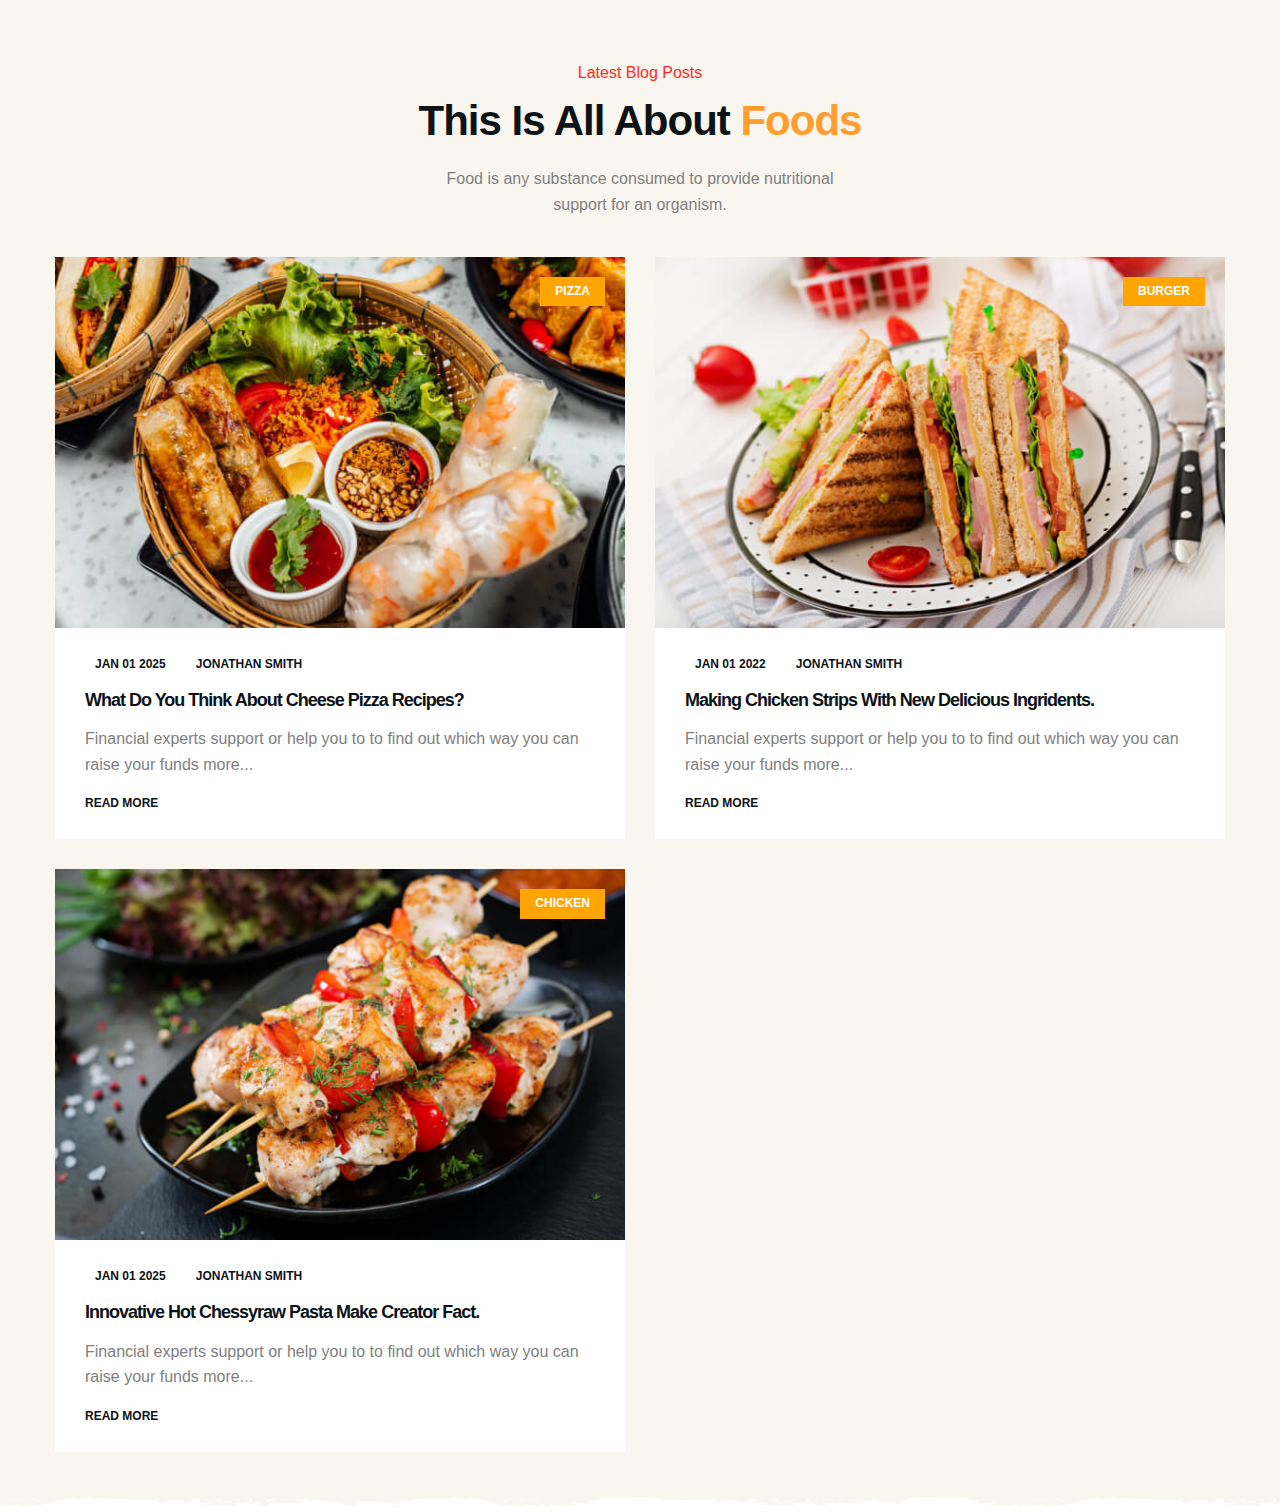
<file: blog.html>
<!DOCTYPE html>
<html lang="en">
<head>
    <meta charset="UTF-8">
    <meta name="viewport" content="width=device-width, initial-scale=1.0">
    <title>blog </title>
    <link rel="stylesheet" href="style.css">
</head>
<body>
    <section class="section section-divider white blog" id="blog">
        <div class="container">

          <p class="section-subtitle">Latest Blog Posts</p>

          <h2 class="h2 section-title">
            This Is All About <span class="span">Foods</span>
          </h2>

          <p class="section-text">
            Food is any substance consumed to provide nutritional support for an organism.
          </p>

          <ul class="blog-list">

            <li>
              <div class="blog-card">

                <div class="card-banner">
                  <img src="blog-1.jpg" width="600" height="390" loading="lazy"
                    alt="What Do You Think About Cheese Pizza Recipes?" class="w-100">

                  <div class="badge">Pizza</div>
                </div>

                <div class="card-content">

                  <div class="card-meta-wrapper">

                    <a href="#" class="card-meta-link">
                      <ion-icon name="calendar-outline"></ion-icon>

                      <time class="meta-info" datetime="2025-01-01">Jan 01 2025</time>
                    </a>

                    <a href="#" class="card-meta-link">
                      <ion-icon name="person-outline"></ion-icon>

                      <p class="meta-info">Jonathan Smith</p>
                    </a>

                  </div>

                  <h3 class="h3">
                    <a href="#" class="card-title">What Do You Think About Cheese Pizza Recipes?</a>
                  </h3>

                  <p class="card-text">
                    Financial experts support or help you to to find out which way you can raise your funds more...
                  </p>

                  <a href="#" class="btn-link">
                    <span>Read More</span>

                    <ion-icon name="arrow-forward" aria-hidden="true"></ion-icon>
                  </a>

                </div>

              </div>
            </li>

            <li>
              <div class="blog-card">

                <div class="card-banner">
                  <img src="blog-2.jpg" width="600" height="390" loading="lazy"
                    alt="Making Chicken Strips With New Delicious Ingridents." class="w-100">

                  <div class="badge">Burger</div>
                </div>

                <div class="card-content">

                  <div class="card-meta-wrapper">

                    <a href="#" class="card-meta-link">
                      <ion-icon name="calendar-outline"></ion-icon>

                      <time class="meta-info" datetime="2022-01-01">Jan 01 2022</time>
                    </a>

                    <a href="#" class="card-meta-link">
                      <ion-icon name="person-outline"></ion-icon>

                      <p class="meta-info">Jonathan Smith</p>
                    </a>

                  </div>

                  <h3 class="h3">
                    <a href="#" class="card-title">Making Chicken Strips With New Delicious Ingridents.</a>
                  </h3>

                  <p class="card-text">
                    Financial experts support or help you to to find out which way you can raise your funds more...
                  </p>

                  <a href="#" class="btn-link">
                    <span>Read More</span>

                    <ion-icon name="arrow-forward" aria-hidden="true"></ion-icon>
                  </a>

                </div>

              </div>
            </li>

            <li>
              <div class="blog-card">

                <div class="card-banner">
                  <img src="blog-3.jpg" width="600" height="390" loading="lazy"
                    alt="Innovative Hot Chessyraw Pasta Make Creator Fact." class="w-100">

                  <div class="badge">Chicken</div>
                </div>

                <div class="card-content">

                  <div class="card-meta-wrapper">

                    <a href="#" class="card-meta-link">
                      <ion-icon name="calendar-outline"></ion-icon>

                      <time class="meta-info" datetime="2022-01-01">Jan 01 2025</time>
                    </a>

                    <a href="#" class="card-meta-link">
                      <ion-icon name="person-outline"></ion-icon>

                      <p class="meta-info">Jonathan Smith</p>
                    </a>

                  </div>

                  <h3 class="h3">
                    <a href="#" class="card-title">Innovative Hot Chessyraw Pasta Make Creator Fact.</a>
                  </h3>

                  <p class="card-text">
                    Financial experts support or help you to to find out which way you can raise your funds more...
                  </p>

                  <a href="#" class="btn-link">
                    <span>Read More</span>

                    <ion-icon name="arrow-forward" aria-hidden="true"></ion-icon>
                  </a>

                </div>

              </div>
            </li>

          </ul>

        </div>
      </section>



</body>
</html>
</file>
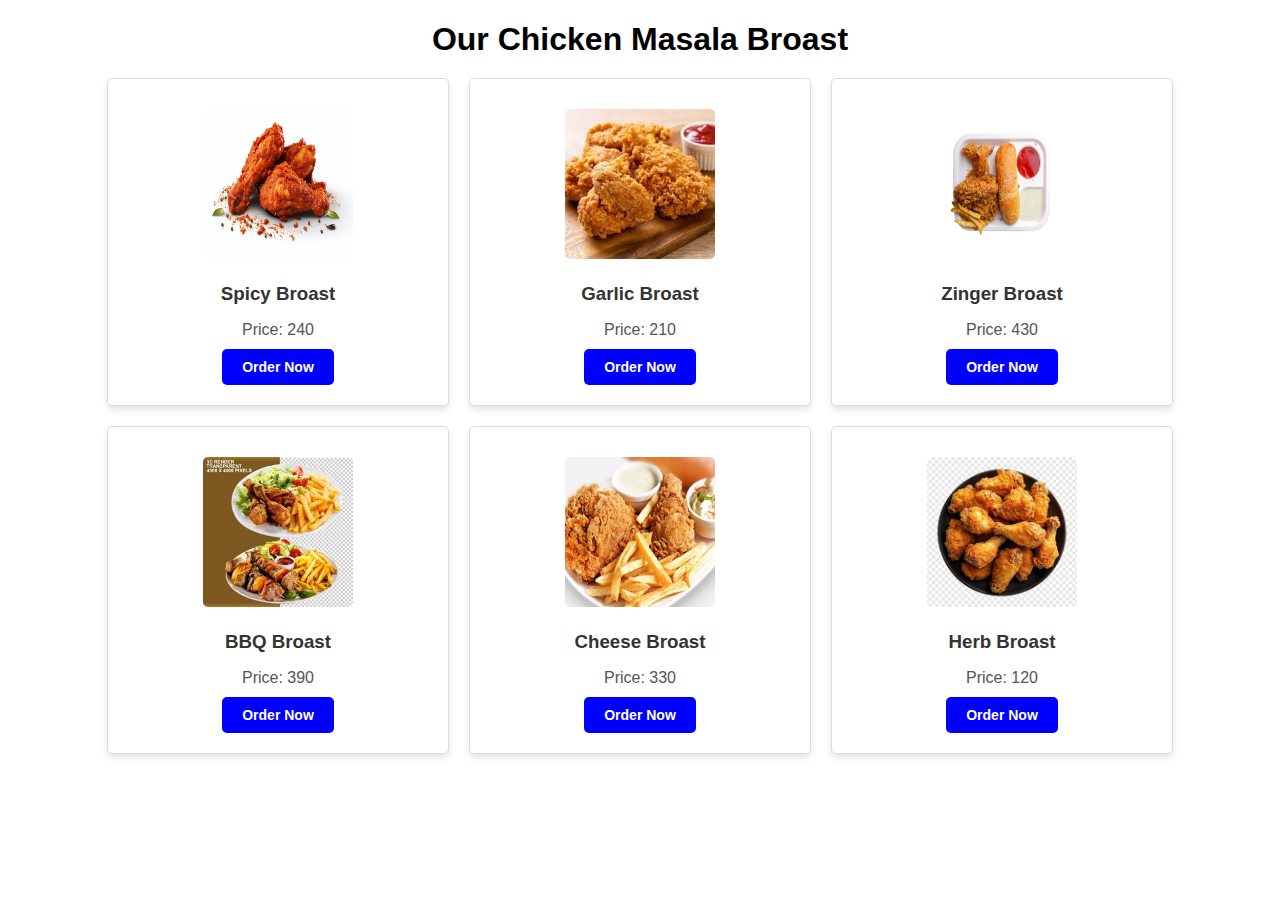
<file: chicken.html>
<!DOCTYPE html>
<html lang="en">
<head>
    <meta charset="UTF-8">
    <meta name="viewport" content="width=device-width, initial-scale=1.0">
    <title>Chicken Masala Broast</title>
    <style>
        body {
            font-family: Arial, sans-serif;
            text-align: center;
            margin: 20px;
            background-color: white;
        }

        h1 {
            margin-bottom: 20px;
        }

        .menu-container {
            display: flex;
            flex-wrap: wrap; 
            justify-content: center; 
            gap: 20px; 
        }

        .broast {
            border: 1px solid #ddd;
            border-radius: 5px;
            padding: 20px;
            background-color: #fff;
            width: 300px; /* Fixed width for broast cards */
            text-align: center;
            box-shadow: 0 4px 6px rgba(0, 0, 0, 0.1);
        }

        .broast img {
            width: 150px; /* Increased image size */
            height: 150px; /* Set fixed height for images */
            margin: 10px 0;
            border-radius: 5px;
        }
        .broast h3 {
            margin: 10px 0 5px;
            color: #333;
        }
        .broast p {
            color: #555;
            margin-bottom: 10px;
        }
        .order-button {
            display: inline-block;
            background-color: blue; 
            color: white;
            padding: 10px 20px;
            font-size: 14px;
            font-weight: bold;
            border: none;
            border-radius: 5px;
            cursor: pointer;
            text-decoration: none; 
        }
        .order-button:hover {
            background-color: red; 
        }
        /* Responsive Dsign */
        @media (max-width: 768px) {
            .broast {
                width: 45%; 
            }
        }
        @media (max-width: 480px) {
            .broast {
                width: 100%; 
            }
        }
    </style>
</head>
<body>
    <h1>Our Chicken Masala Broast</h1>
    <div class="menu-container">
        <div class="broast">
            <img src="spicy.jpeg" alt="Spicy Broast">
            <h3>Spicy Broast</h3>
            <p>Price: 240</p>
            <a href="order.html" class="order-button">Order Now</a>
        </div>
        <div class="broast">
            <img src="garlicbrost.jpeg" alt="Garlic Broast">
            <h3>Garlic Broast</h3>
            <p>Price: 210</p>
            <a href="order.html" class="order-button">Order Now</a>
        </div>
        <div class="broast">
            <img src="zinger.jpeg" alt="Zinger Broast">
            <h3>Zinger Broast</h3>
            <p>Price: 430</p>
            <a href="order.html" class="order-button">Order Now</a>
        </div>
        <div class="broast">
            <img src="bbq.jpeg" alt="BBQ Broast">
            <h3>BBQ Broast</h3>
            <p>Price: 390</p>
            <a href="order.html" class="order-button">Order Now</a>
        </div>
        <div class="broast">
            <img src="cheesebroast.jpeg" alt="Cheese Broast">
            <h3>Cheese Broast</h3>
            <p>Price: 330</p>
            <a href="order.html" class="order-button">Order Now</a>
        </div>
        <div class="broast">
            <img src="herb.jpeg" alt="Herb Broast">
            <h3>Herb Broast</h3>
            <p>Price: 120</p>
            <a href="order.html" class="order-button">Order Now</a>
        </div>
    </div>
</body>
</html>
</file>
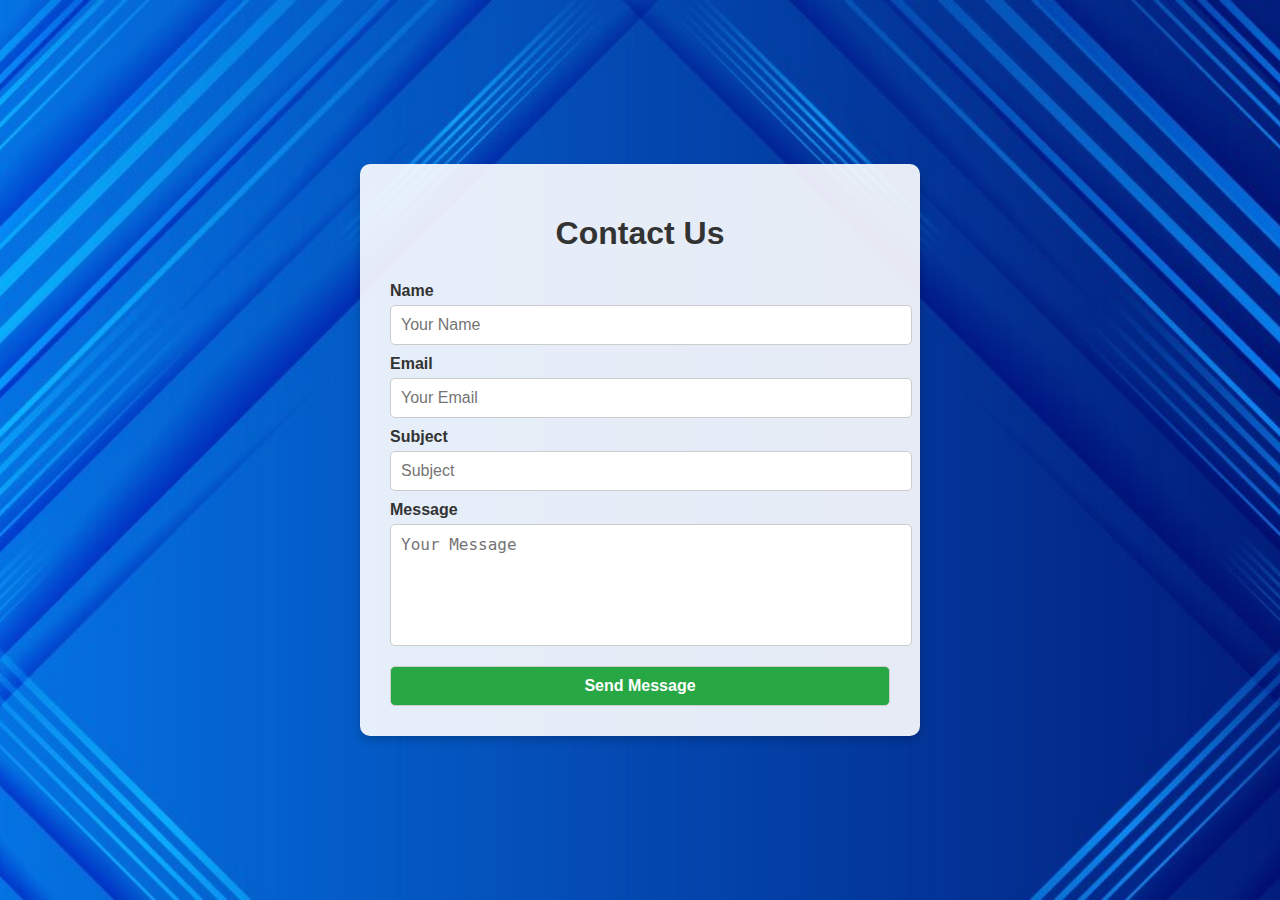
<file: contact.html>
<!DOCTYPE html>
<html lang="en">
<head>
    <meta charset="UTF-8">
    <meta name="viewport" content="width=device-width, initial-scale=1.0">
    <title>Contact Us</title>
    <style>
        body {
            font-family: Arial, sans-serif;
            margin: 0;
            padding: 0;
            display: flex;
            justify-content: center;
            align-items: center;
            height: 100vh;
            background-image: url("imgbg2.jpg");
            background-size: cover;
            background-position: center;
            color: #333;
        }

        .contact-container {
            background-color: rgba(255, 255, 255, 0.9);
            padding: 30px;
            border-radius: 10px;
            box-shadow: 0 4px 8px rgba(0, 0, 0, 0.2);
            max-width: 500px;
            width: 100%;
            text-align: center;
        }

        .contact-container h1 {
            margin-bottom: 20px;
            color: #333;
        }

        .contact-container form {
            display: flex;
            flex-direction: column;
        }

        .contact-container label {
            margin-top: 10px;
            text-align: left;
            font-weight: bold;
        }

        .contact-container input,
        .contact-container textarea,
        .contact-container button {
            width: 100%;
            padding: 10px;
            margin-top: 5px;
            border: 1px solid #ccc;
            border-radius: 5px;
            font-size: 16px;
        }

        .contact-container textarea {
            resize: none;
            height: 100px;
        }

        .contact-container button {
            background-color: #28a745;
            color: white;
            font-weight: bold;
            cursor: pointer;
            margin-top: 20px;
        }

        .contact-container button:hover {
            background-color: #218838;
        }

        .contact-container .success-message {
            display: none;
            color: #28a745;
            font-weight: bold;
            margin-top: 20px;
        }

        .contact-container .error-message {
            display: none;
            color: #dc3545;
            font-weight: bold;
            margin-top: 20px;
        }
    </style>
</head>
<body>
    <div class="contact-container">
        <h1>Contact Us</h1>
        <form id="contactForm">
            <label for="name">Name</label>
            <input type="text" id="name" name="name" placeholder="Your Name" required>
            
            <label for="email">Email</label>
            <input type="email" id="email" name="email" placeholder="Your Email" required>
            
            <label for="subject">Subject</label>
            <input type="text" id="subject" name="subject" placeholder="Subject" required>
            
            <label for="message">Message</label>
            <textarea id="message" name="message" placeholder="Your Message" required></textarea>
            
            <button type="submit">Send Message</button>
        </form>
        <p class="success-message">Thank you for contacting us! We'll get back to you soon.</p>
        <p class="error-message">Oops! Something went wrong. Please try again.</p>
    </div>

    <script>
        document.getElementById('contactForm').addEventListener('submit', function(event) {
            event.preventDefault();

            const successMessage = document.querySelector('.success-message');
            const errorMessage = document.querySelector('.error-message');

            // Simulate a form submission (replace this with actual backend logic if necessary)
            const isSuccess = true;  // Simulating success (set to false to simulate failure)

            if (isSuccess) {
                successMessage.style.display = 'block';
                errorMessage.style.display = 'none';
            } else {
                errorMessage.style.display = 'block';
                successMessage.style.display = 'none';
            }

            // Clear the form after submission
            document.getElementById('contactForm').reset();
        });
    </script>
</body>
</html>
</file>
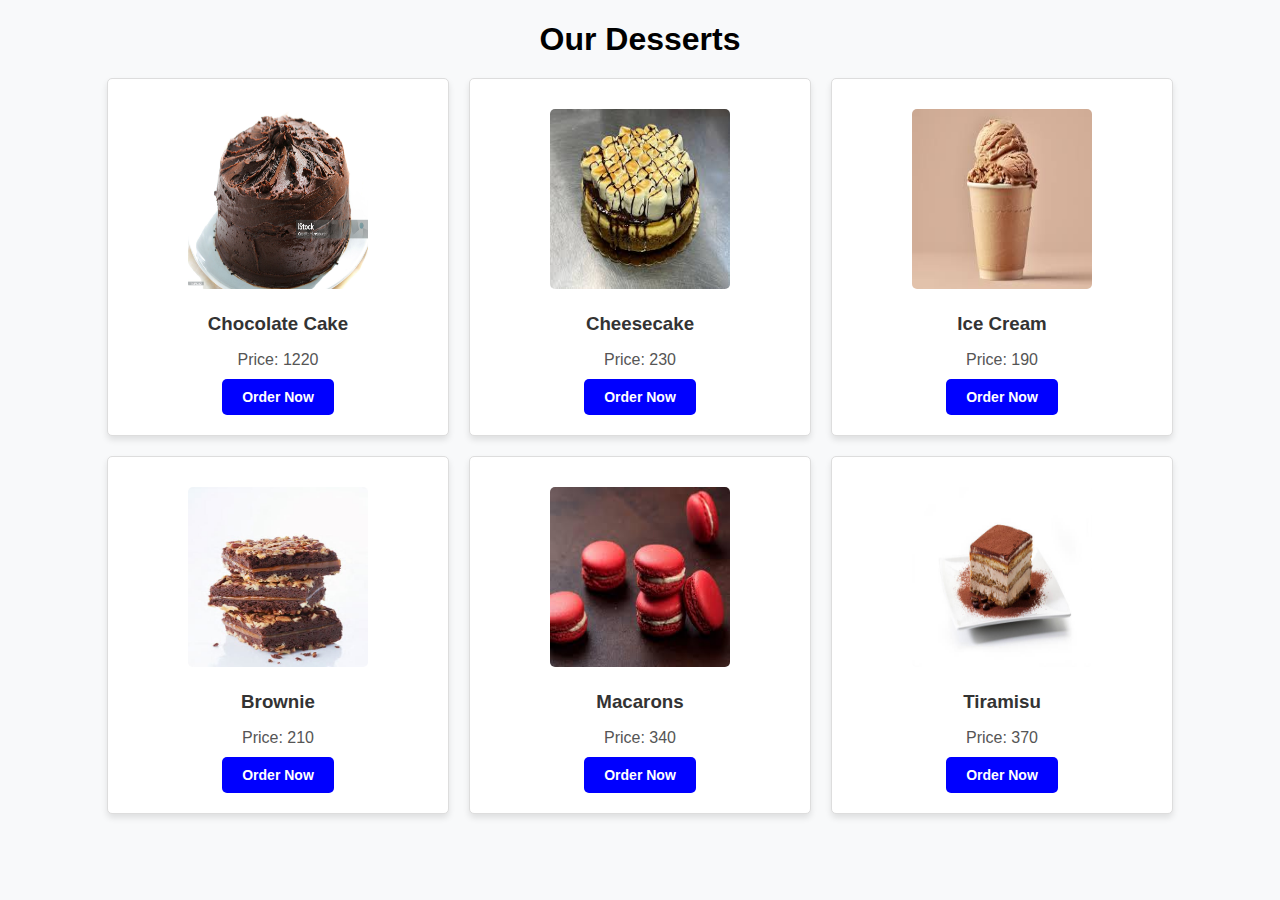
<file: deserts.html>
<!DOCTYPE html>
<html lang="en">
<head>
    <meta charset="UTF-8">
    <head>
    <meta name="viewport" content="width=device-width, initial-scale=1.0">
    <title>Our Desserts</title>
    <style>
        body {
            font-family: Arial, sans-serif;
            text-align: center;
            margin: 20px;
            background-color: #f8f9fa;
        }

        h1 {
            margin-bottom: 20px;
        }

        .menu-container {
            display: flex;
            flex-wrap: wrap;
            justify-content: center; 
            gap: 20px; 
        }

        .dessert {
            border: 1px solid #ddd;
            border-radius: 5px;
            padding: 20px;
            background-color: #fff;
            width: 300px; 
            text-align: center;
            box-shadow: 0 4px 6px rgba(0, 0, 0, 0.1);
        }

        .dessert img {
            width: 180px; 
            height: 180px; 
            margin: 10px 0;
            border-radius: 5px;
        }

        .dessert h3 {
            margin: 10px 0 5px;
            color: #333;
        }

        .dessert p {
            color: #555;
            margin-bottom: 10px;
        }

        .order-button {
            display: inline-block;
            background-color: blue;
            color: white;
            padding: 10px 20px;
            font-size: 14px;
            font-weight: bold;
            border: none;
            border-radius: 5px;
            cursor: pointer;
            text-decoration: none; 
        }

        .order-button:hover {
            background-color: blue; 
        }

        /* Responsive Design */
        @media (max-width: 768px) {
            .dessert {
                width: 45%; 
            }
        }

        @media (max-width: 480px) {
            .dessert {
                width: 100%; 
            }
        }
    </style>
</head>
<body>
    <h1>Our Desserts</h1>
    <div class="menu-container">
        <div class="dessert">
            <img src="chocolate.jpeg" alt="Chocolate Cake">
            <h3>Chocolate Cake</h3>
            <p>Price: 1220</p>
            <a href="order.html" class="order-button">Order Now</a>
        </div>
        <div class="dessert">
            <img src="cheesecake.jpeg" alt="Cheesecake">
            <h3>Cheesecake</h3>
            <p>Price: 230</p>
            <a href="order.html" class="order-button">Order Now</a>
        </div>
        <div class="dessert">
            <img src="icecream.jpeg" alt="Ice Cream">
            <h3>Ice Cream</h3>
            <p>Price: 190</p>
            <a href="order.html" class="order-button">Order Now</a>
        </div>
        <div class="dessert">
            <img src="brownie.jpeg" alt="Brownie">
            <h3>Brownie</h3>
            <p>Price: 210</p>
            <a href="order.html" class="order-button">Order Now</a>
        </div>
        <div class="dessert">
            <img src="macaron.jpeg" alt="Macarons">
            <h3>Macarons</h3>
            <p>Price: 340</p>
            <a href="order.html" class="order-button">Order Now</a>
        </div>
        <div class="dessert">
            <img src="tirumisu.jpeg" alt="Tiramisu">
            <h3>Tiramisu</h3>
            <p>Price: 370</p>
            <a href="order.html" class="order-button">Order Now</a>
        </div>
    </div>
</body>
</html>
</file>
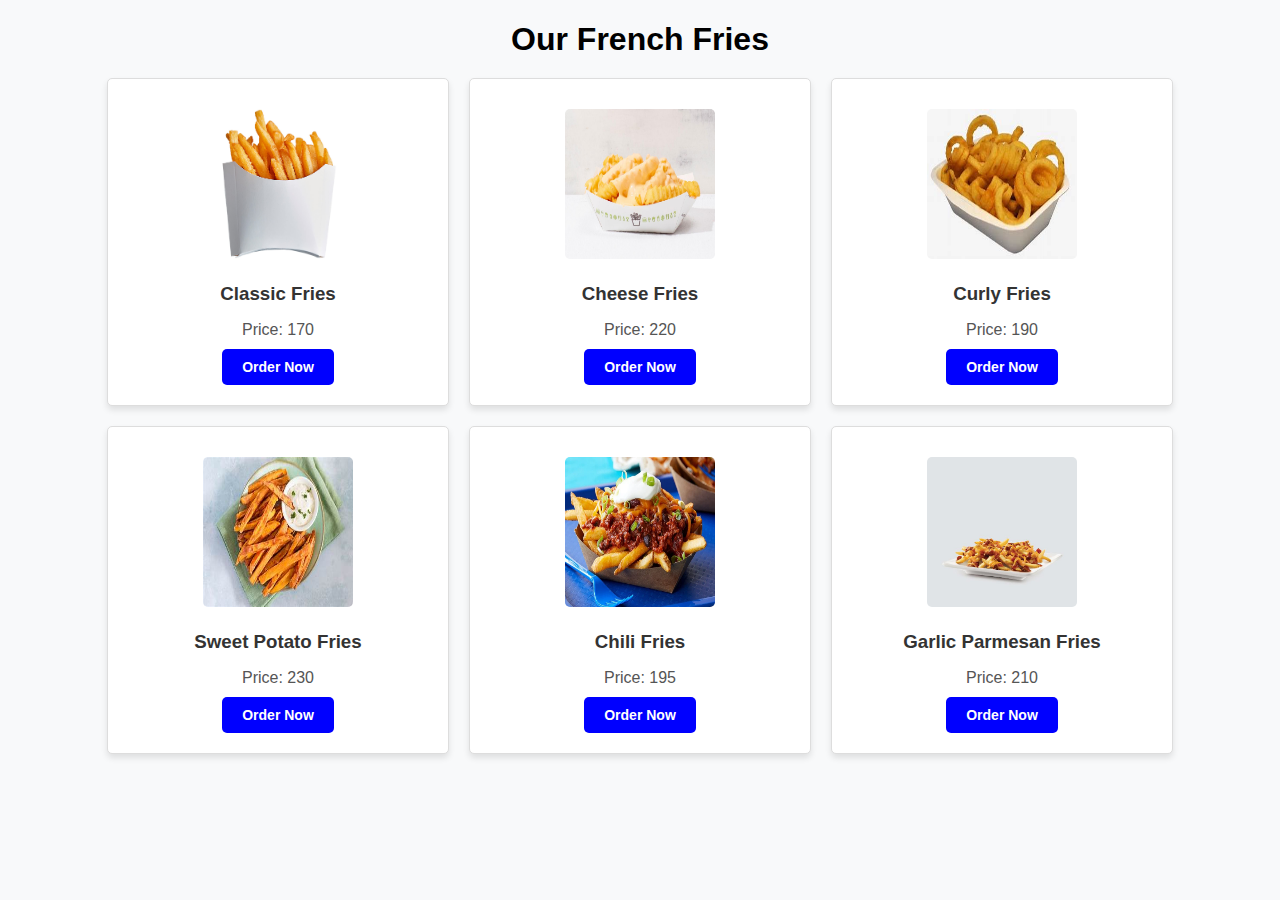
<file: fries.html>
<!DOCTYPE html>
<html lang="en">
<head>
    <meta charset="UTF-8">
    <meta name="viewport" content="width=device-width, initial-scale=1.0">
    <title>French Fries</title>
    <script>
        document.getElementById('friesButton').addEventListener('click', function() {
            const friesPage = window.open('', '_blank');

            friesPage.document.write(`
            `);

            friesPage.document.close();
        });
    </script>
    <style>
        body {
            font-family: Arial, sans-serif;
            text-align: center;
            margin: 20px;
            background-color: #f8f9fa;
        }

        h1 {
            margin-bottom: 20px;
        }

        .menu-container {
            display: flex;
            flex-wrap: wrap; 
            justify-content: center; 
            gap: 20px; 
        }

        .fries {
            border: 1px solid #ddd;
            border-radius: 5px;
            padding: 20px;
            background-color: #fff;
            width: 300px; 
            text-align: center;
            box-shadow: 0 4px 6px rgba(0, 0, 0, 0.1);
        }

        .fries img {
            width: 150px; 
            height: 150px; 
            margin: 10px 0;
            border-radius: 5px;
        }

        .fries h3 {
            margin: 10px 0 5px;
            color: #333;
        }

        .fries p {
            color: #555;
            margin-bottom: 10px;
        }

        .order-button {
            display: inline-block;
            background-color: blue; 
            color: white;
            padding: 10px 20px;
            font-size: 14px;
            font-weight: bold;
            border: none;
            border-radius: 5px;
            cursor: pointer;
            text-decoration: none; 
        }

        .order-button:hover {
            background-color: #cc0000; 
        }

        /* Responsive Design */
        @media (max-width: 768px) {
            .fries {
                width: 45%;
            }
        }

        @media (max-width: 480px) {
            .fries {
                width: 100%; 
            }
        }
    </style>
</head>
<body>
    <h1>Our French Fries</h1>
    <div class="menu-container">
        <div class="fries">
            <img src="classic.jpeg" alt="Classic Fries">
            <h3>Classic Fries</h3>
            <p>Price: 170</p>
            <a href="order.html" class="order-button">Order Now</a>
        </div>
        <div class="fries">
            <img src="cheesefries.jpeg" alt="Cheese Fries">
            <h3>Cheese Fries</h3>
            <p>Price: 220</p>
            <a href="order.html" class="order-button">Order Now</a>
        </div>
        <div class="fries">
            <img src="curley.jpeg" alt="Curly Fries">
            <h3>Curly Fries</h3>
            <p>Price: 190</p>
            <a href="order.html" class="order-button">Order Now</a>
        </div>
        <div class="fries">
            <img src="sweet.jpeg" alt="Sweet Potato Fries">
            <h3>Sweet Potato Fries</h3>
            <p>Price: 230</p>
            <a href="order.html" class="order-button">Order Now</a>
        </div>
        <div class="fries">
            <img src="chilli.jpeg" alt="Chili Fries">
            <h3>Chili Fries</h3>
            <p>Price: 195</p>
            <a href="order.html" class="order-button">Order Now</a>
        </div>
        <div class="fries">
            <img src="garlic.jpeg" alt="Garlic Parmesan Fries">
            <h3>Garlic Parmesan Fries</h3>
            <p>Price: 210</p>
            <a href="order.html" class="order-button">Order Now</a>
        </div>
    </div>
</body>
</html>
</file>
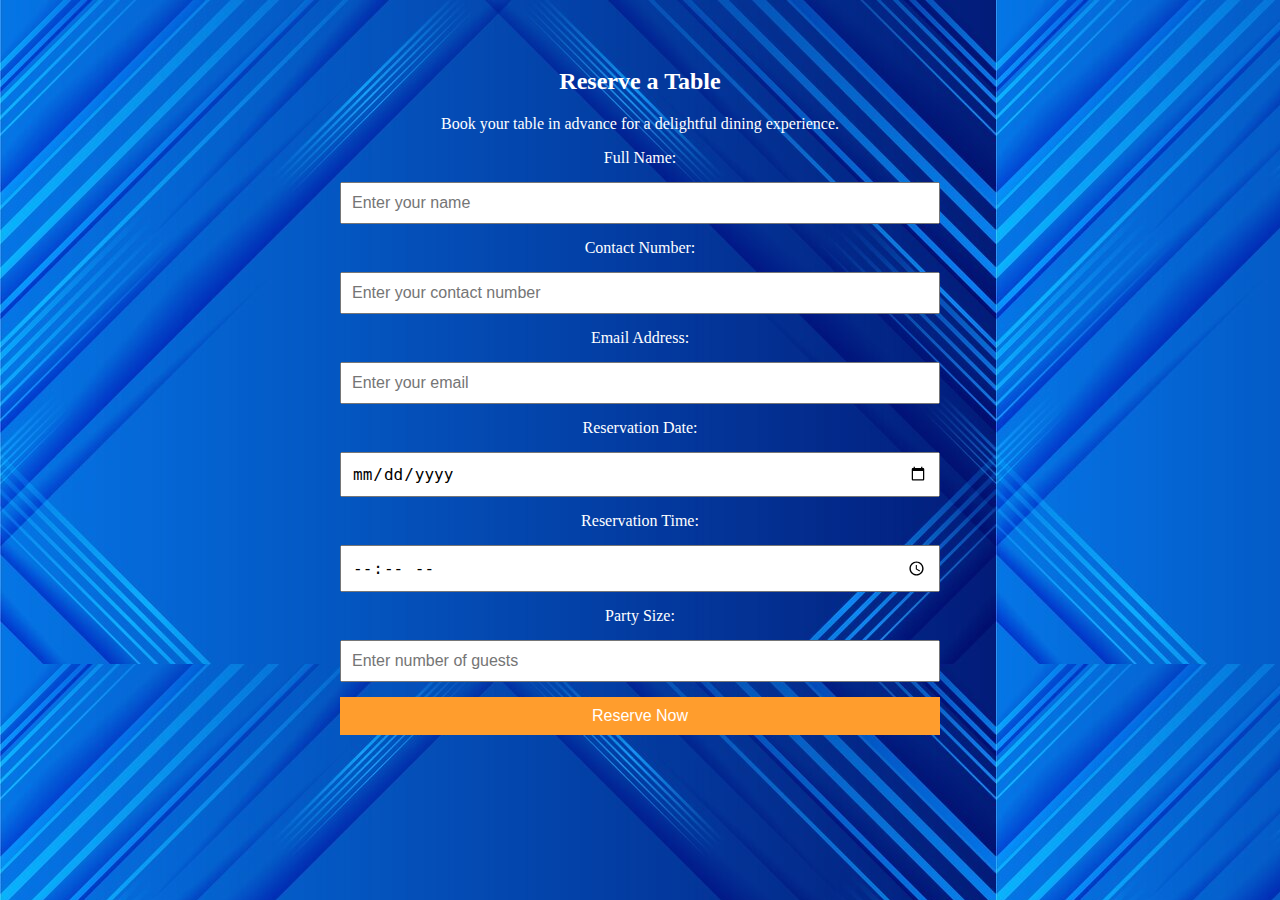
<file: ok.html>
<!-- Reservation Section -->
 <body>
<section id="reservation" class="reservation-section">
  <div class="container">
    <h2>Reserve a Table</h2>
    <p>Book your table in advance for a delightful dining experience.</p>
    
    <form id="reservationForm">
      <label for="fullName">Full Name:</label>
      <input type="text" id="fullName" name="fullName" placeholder="Enter your name" required>
      
      <label for="contactNumber">Contact Number:</label>
      <input type="tel" id="contactNumber" name="contactNumber" placeholder="Enter your contact number" required>
      
      <label for="email">Email Address:</label>
      <input type="email" id="email" name="email" placeholder="Enter your email" required>
      
      <label for="reservationDate">Reservation Date:</label>
      <input type="date" id="reservationDate" name="reservationDate" required>
      
      <label for="reservationTime">Reservation Time:</label>
      <input type="time" id="reservationTime" name="reservationTime" required>
      
      <label for="partySize">Party Size:</label>
      <input type="number" id="partySize" name="partySize" placeholder="Enter number of guests" required>
      
      <button type="submit">Reserve Now</button>
    </form>
  </div>
</section>
</body>

<!-- Styles for the Reservation Section -->
<style>
 
  .reservation-section {
    padding: 40px 20px;
    color: white;
    text-align: center;
  }
  .reservation-section h2 {
    margin-bottom: 20px;
  }
  .reservation-section form {
    max-width: 600px;
    margin: 0 auto;
    display: flex;
    flex-direction: column;
    gap: 15px;
  }
  .reservation-section input,
  .reservation-section button {
    padding: 10px;
    font-size: 16px;
    width: 100%;
  }
  .reservation-section button {
    background-color: #ff9d2d;
    color: #fff;
    border: none;
    cursor: pointer;
  }
  body{
  background-image: url("imgbg2.jpg");
  }
</style>

<!-- JavaScript for Form Submission -->
<script>
  document.getElementById('reservationForm').addEventListener('submit', function(event) {
    event.preventDefault();
    alert('Thank you! Your reservation has been submitted.');
    this.reset();
  });
</script>
</file>
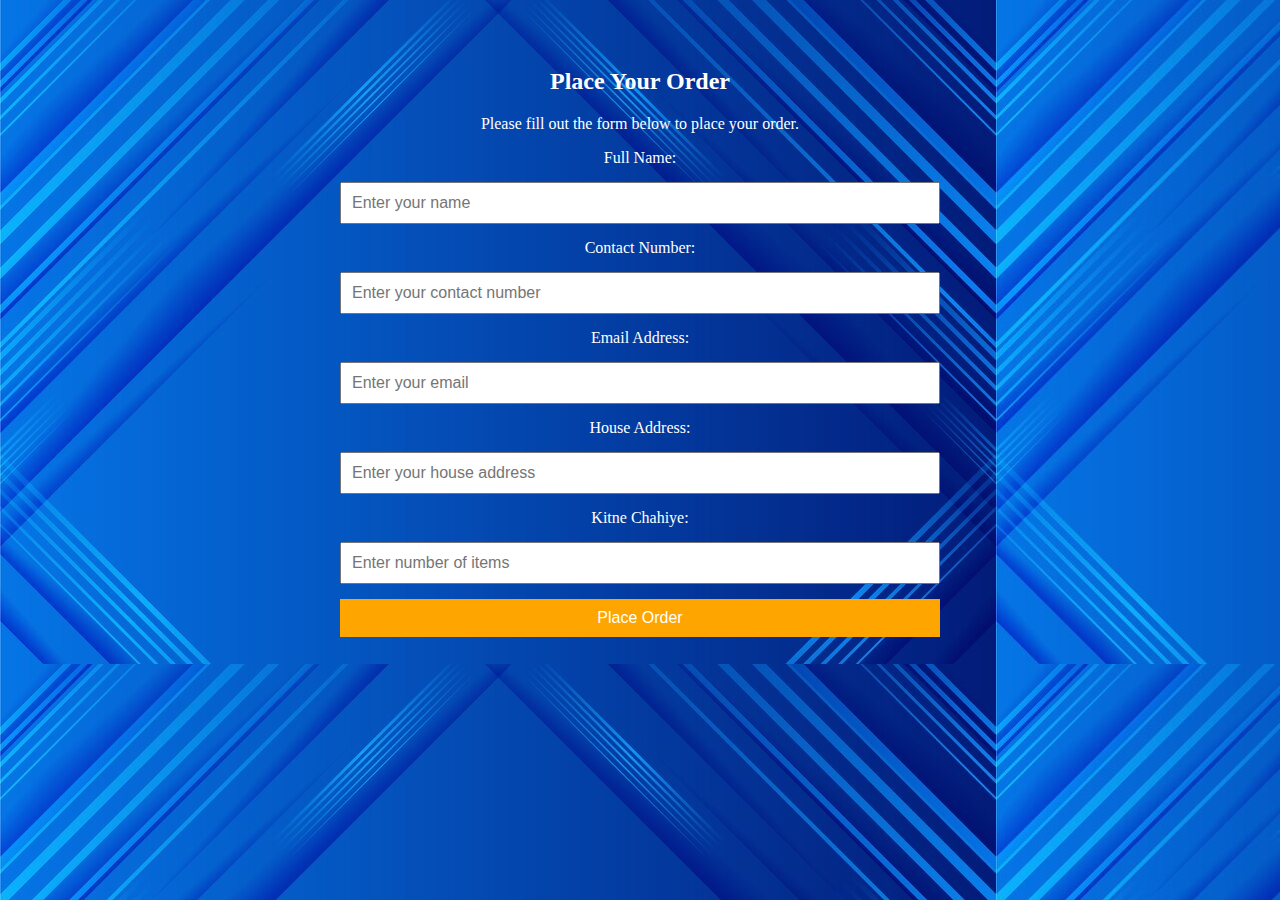
<file: order.html>
<!-- Order Section -->
<body>
    <section id="order" class="order-section">
      <div class="container">
        <div id="formSection">
          <h2>Place Your Order</h2>
          <p>Please fill out the form below to place your order.</p>
          
          <!-- Order Form -->
          <form id="orderForm">
          
            <!-- Full Name Input -->
            <label for="fullName">Full Name:</label>
            <input type="text" id="fullName" name="fullName" placeholder="Enter your name" required>
            
            <!-- Contact Number Input -->
            <label for="contactNumber">Contact Number:</label>
            <input type="tel" id="contactNumber" name="contactNumber" placeholder="Enter your contact number" required>
            
            <!-- Email Input -->
            <label for="email">Email Address:</label>
            <input type="email" id="email" name="email" placeholder="Enter your email" required>
            
            <!-- House Address Input -->
            <label for="houseAddress">House Address:</label>
            <input type="text" id="houseAddress" name="houseAddress" placeholder="Enter your house address" required>
            
            <!-- Items Quantity Input -->
            <label for="itemsRequired">Kitne Chahiye:</label>
            <input type="number" id="itemsRequired" name="itemsRequired" placeholder="Enter number of items" required>
            
            <!-- Submit Button -->
            <button type="submit">Place Order</button>
          </form>
        </div>
        <div id="confirmationMessage" style="display: none; margin-top: 40px; color: white; font-size: 40px; font-weight: bold;">
          <p>Thanks for your order, your order has been placed!</p>
        </div>
      </div>
    </section>
    </body>
    <style>
      .order-section {
        padding: 40px 20px;
        color: white;
        text-align: center;
      }
      #formSection {
        display: block;
      }
      .order-section h2 {
        margin-bottom: 20px;
      }
      .order-section form {
        max-width: 600px;
        margin: 0 auto;
        display: flex;
        flex-direction: column;
        gap: 15px;
      }
    
      /* Input and Button Styles */
      .order-section input,
      .order-section button {
        padding: 10px;
        font-size: 16px;
        width: 100%;
      }
    
      /* Button Style */
      .order-section button {
        background-color: orange;
        color: white;
        border: none;
        cursor: pointer;
      }
      body {
        background-image: url("imgbg2.jpg");
      }
    </style>
    <script>
      document.getElementById('orderForm').addEventListener('submit', function(event) {
        event.preventDefault(); 
        document.getElementById('formSection').style.display = 'none';
        document.getElementById('confirmationMessage').style.display = 'block';
      });
    </script>
</file>
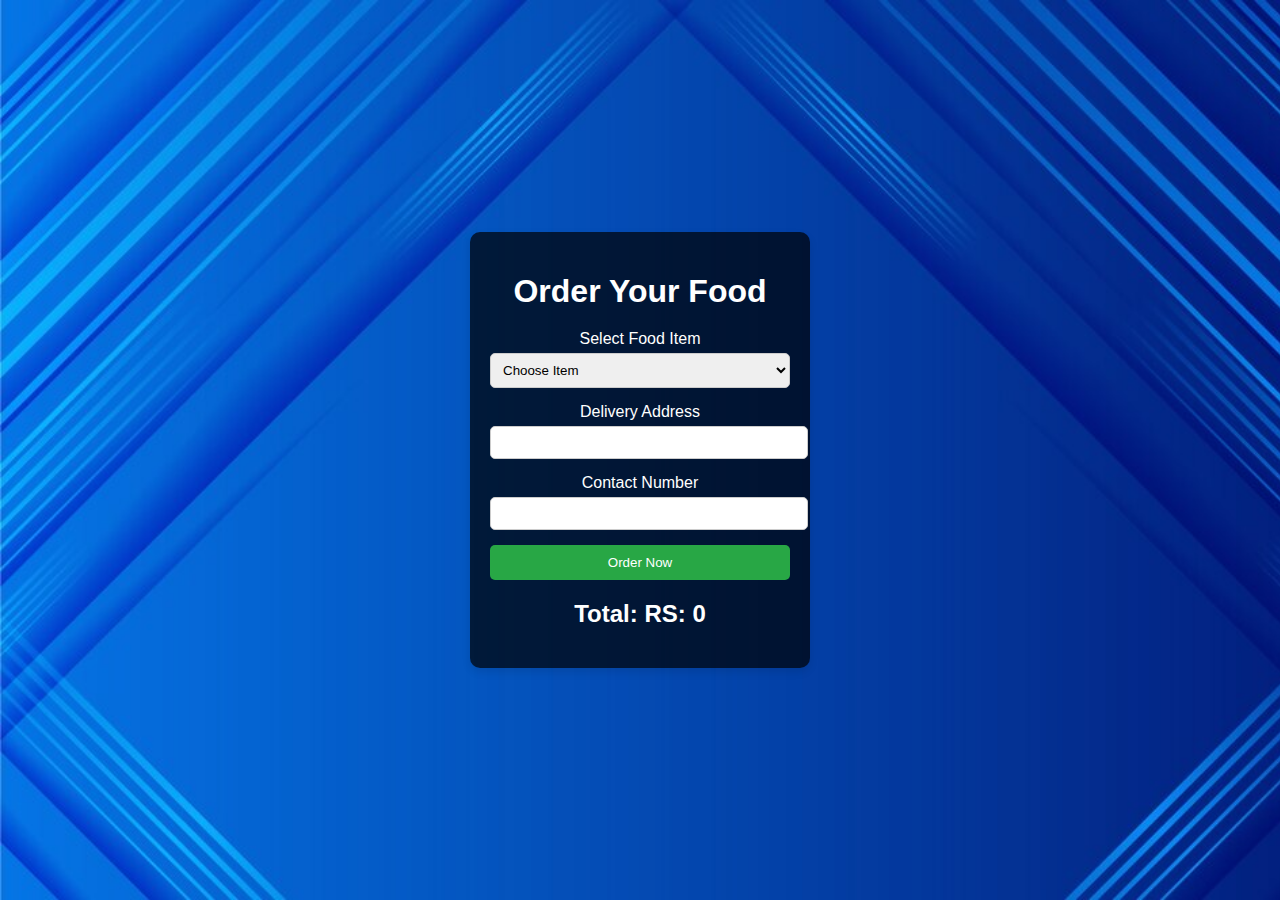
<file: ordernow.html>
<!DOCTYPE html>
<html lang="en">
<head>
    <meta charset="UTF-8">
    <meta name="viewport" content="width=device-width, initial-scale=1.0">
    <title>Order Now</title>
    <style>
        body {
            font-family: Arial, sans-serif;
            display: flex;
            justify-content: center;
            align-items: center;
            height: 100vh;
            margin: 0;
            background-image: url("imgbg2.jpg");
            background-size: cover;
            color: white;
        }

        .order-container {
            background-color: rgba(0, 0, 0, 0.7);
            padding: 20px;
            border-radius: 10px;
            box-shadow: 0 4px 8px rgba(0, 0, 0, 0.1);
            width: 300px;
            text-align: center;
        }

        h1 {
            margin-bottom: 20px;
        }

        .item {
            margin-bottom: 15px;
        }

        label {
            display: block;
            margin-bottom: 5px;
        }

        select, input {
            width: 100%;
            padding: 8px;
            border-radius: 5px;
            border: 1px solid #ccc;
        }

        button {
            width: 100%;
            padding: 10px;
            background-color: #28a745;
            color: white;
            border: none;
            border-radius: 5px;
            cursor: pointer;
        }

        button:hover {
            background-color: #218838;
        }

        #totalCost {
            margin-top: 20px;
        }

        .popup {
            display: none;
            position: fixed;
            top: 0;
            left: 0;
            width: 100%;
            height: 100%;
            background-color: rgba(0, 0, 0, 0.5);
            justify-content: center;
            align-items: center;
            padding: 20px;
        }

        .popup-content {
            background-color: white;
            padding: 20px;
            border-radius: 10px;
            width: 300px;
            text-align: center;
            box-shadow: 0 4px 8px rgba(0, 0, 0, 0.1);
        }

        .popup h2 {
            margin: 0;
            margin-bottom: 20px;
        }

        .popup p {
            margin: 10px 0;
            color: black;
        }

        .popup button {
            background-color: #007bff;
            margin-top: 20px;
        }

        .popup button:hover {
            background-color: #0056b3;
        }
    </style>
</head>
<body>
    <div class="order-container">
        <h1>Order Your Food</h1>
        <form id="orderForm">
            <div class="item">
                <label for="foodItem">Select Food Item</label>
                <select id="foodItem" name="foodItem">
                    <option value="">Choose Item</option>
                    <option value="burger">Burger</option>
                    <option value="pizza">Pizza</option>
                    <option value="sandwich">Sandwich</option>
                    <option value="dessert">Dessert</option>
                </select>
            </div>

            <div id="additionalOptions"></div>

            <div class="item">
                <label for="address">Delivery Address</label>
                <input type="text" id="address" name="address" required>
            </div>

            <div class="item">
                <label for="contact">Contact Number</label>
                <input type="text" id="contact" name="contact" required>
            </div>

            <button type="submit">Order Now</button>
        </form>

        <div id="totalCost">
            <h2>Total: RS: <span id="price">0</span></h2>
        </div>
    </div>

    <div class="popup" id="confirmationPopup">
        <div class="popup-content">
            <h2>Order Confirmation</h2>
            <p id="orderDetails"></p>
            <p id="totalBill"></p>
            <p id="estimatedTime"></p>
            <button onclick="closePopup()">Close</button>
        </div>
    </div>

    <script>
        document.getElementById('foodItem').addEventListener('change', function () {
            const selectedItem = this.value;
            const additionalOptionsDiv = document.getElementById('additionalOptions');
            additionalOptionsDiv.innerHTML = '';

            if (selectedItem === 'burger') {
                additionalOptionsDiv.innerHTML = `
                    <div class="item">
                        <label for="burgerFlavor">Choose Flavor</label>
                        <select id="burgerFlavor" name="burgerFlavor">
                            <option value="0">Select Flavor</option>
                            <option value="1500">Cheese - RS: 1500</option>
                            <option value="2000">BBQ - RS: 2000</option>
                            <option value="3000">Spicy - RS: 3000</option>
                        </select>
                    </div>
                    <div class="item">
                        <label for="burgerQuantity">Quantity</label>
                        <input type="number" id="burgerQuantity" name="burgerQuantity" value="1" min="1">
                    </div>
                `;
            } else if (selectedItem === 'pizza') {
                additionalOptionsDiv.innerHTML = `
                    <div class="item">
                        <label for="pizzaFlavor">Choose Flavor</label>
                        <select id="pizzaFlavor" name="pizzaFlavor">
                            <option value="0">Select Flavor</option>
                            <option value="2000">Margherita - RS: 2000</option>
                            <option value="3500">Pepperoni - RS: 3500</option>
                            <option value="3800">Veggie - RS: 3800</option>
                        </select>
                    </div>
                    <div class="item">
                        <label for="pizzaQuantity">Quantity</label>
                        <input type="number" id="pizzaQuantity" name="pizzaQuantity" value="1" min="1">
                    </div>
                `;
            } else if (selectedItem === 'sandwich') {
                additionalOptionsDiv.innerHTML = `
                    <div class="item">
                        <label for="sandwichFlavor">Choose Flavor</label>
                        <select id="sandwichFlavor" name="sandwichFlavor">
                            <option value="0">Select Flavor</option>
                            <option value="500">Cheese - RS: 500</option>
                            <option value="1000">Chicken - RS: 1000</option>
                            <option value="1500">Veggie - RS: 1500</option>
                        </select>
                    </div>
                    <div class="item">
                        <label for="sandwichQuantity">Quantity</label>
                        <input type="number" id="sandwichQuantity" name="sandwichQuantity" value="1" min="1">
                    </div>
                `;
            } else if (selectedItem === 'dessert') {
                additionalOptionsDiv.innerHTML = `
                    <div class="item">
                        <label for="dessertFlavor">Choose Flavor</label>
                        <select id="dessertFlavor" name="dessertFlavor">
                            <option value="0">Select Flavor</option>
                            <option value="400">Chocolate - RS: 400</option>
                            <option value="1000">Vanilla - RS: 1000</option>
                            <option value="1500">Strawberry - RS: 1500</option>
                        </select>
                    </div>
                    <div class="item">
                        <label for="dessertQuantity">Quantity</label>
                        <input type="number" id="dessertQuantity" name="dessertQuantity" value="1" min="1">
                    </div>
                `;
            }
        });

        document.getElementById('orderForm').addEventListener('submit', function (event) {
            event.preventDefault();

            const selectedItem = document.getElementById('foodItem').value;
            if (!selectedItem) {
                alert("Please select a food item.");
                return;
            }

            const address = document.getElementById('address').value;
            const contact = document.getElementById('contact').value;
            let price = 0;
            let quantity = 1;
            let flavorText = '';

            if (selectedItem === 'burger') {
                const flavorElement = document.getElementById('burgerFlavor');
                price = parseFloat(flavorElement.value) || 0;
                flavorText = flavorElement.options[flavorElement.selectedIndex].text.split(" - ")[0];
                quantity = parseInt(document.getElementById('burgerQuantity').value) || 1;
            } else if (selectedItem === 'pizza') {
                const flavorElement = document.getElementById('pizzaFlavor');
                price = parseFloat(flavorElement.value) || 0;
                flavorText = flavorElement.options[flavorElement.selectedIndex].text.split(" - ")[0];
                quantity = parseInt(document.getElementById('pizzaQuantity').value) || 1;
            } else if (selectedItem === 'sandwich') {
                const flavorElement = document.getElementById('sandwichFlavor');
                price = parseFloat(flavorElement.value) || 0;
                flavorText = flavorElement.options[flavorElement.selectedIndex].text.split(" - ")[0];
                quantity = parseInt(document.getElementById('sandwichQuantity').value) || 1;
            } else if (selectedItem === 'dessert') {
                const flavorElement = document.getElementById('dessertFlavor');
                price = parseFloat(flavorElement.value) || 0;
                flavorText = flavorElement.options[flavorElement.selectedIndex].text.split(" - ")[0];
                quantity = parseInt(document.getElementById('dessertQuantity').value) || 1;
            }

            const totalPrice = price * quantity;

            document.getElementById('price').textContent = totalPrice;

            document.getElementById('orderDetails').textContent = `Item: ${selectedItem.charAt(0).toUpperCase() + selectedItem.slice(1)} (Flavor: ${flavorText}, Quantity: ${quantity})`;
            document.getElementById('totalBill').textContent = `Total Bill: RS: ${totalPrice}`;
            document.getElementById('estimatedTime').textContent = `Estimated Delivery Time: 30 minutes`;
            document.getElementById('confirmationPopup').style.display = 'flex';
        });

        function closePopup() {
            document.getElementById('confirmationPopup').style.display = 'none';
        }
    </script>
</body>
</html>
</file>
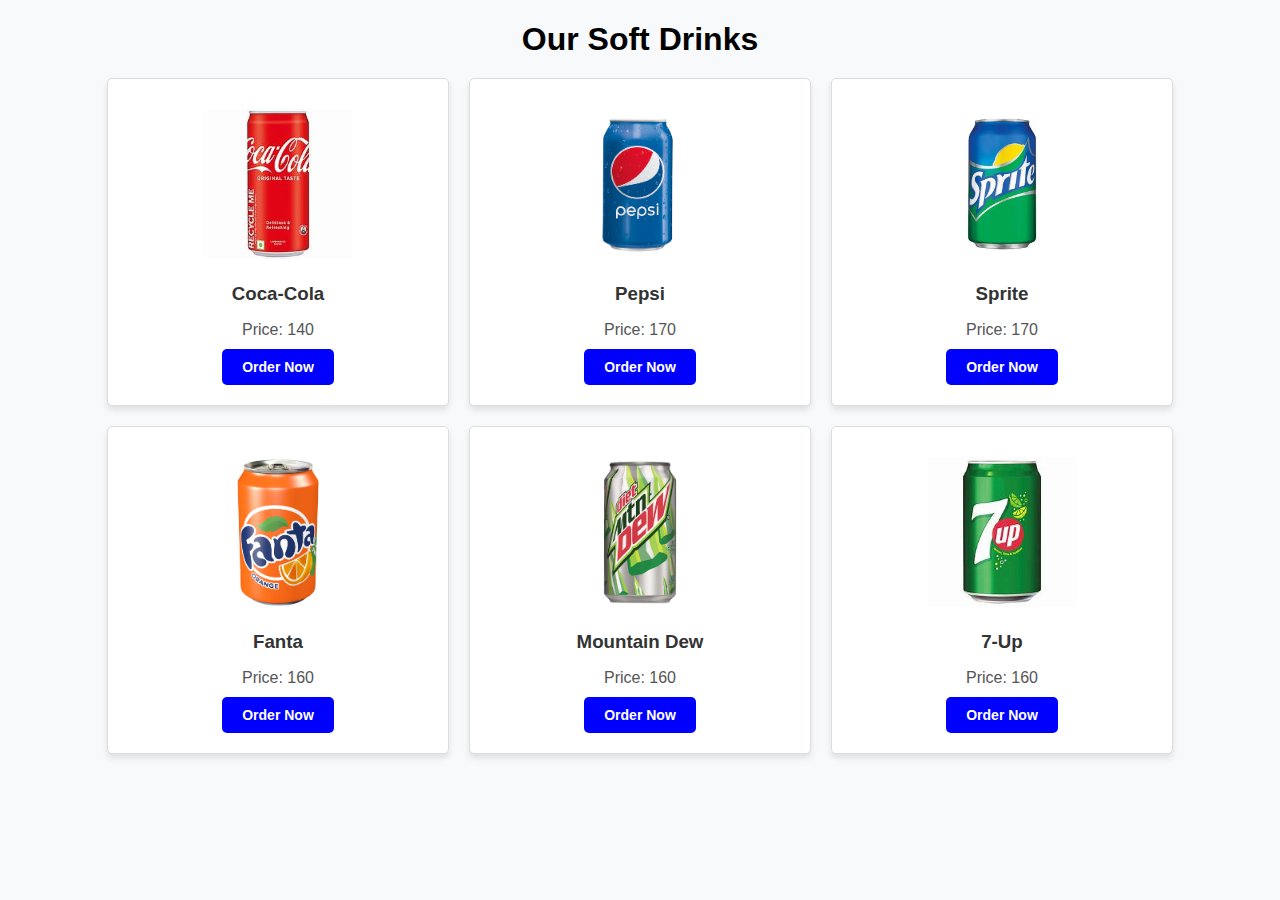
<file: softdrinks.html>
<!DOCTYPE html>
<html lang="en">
<head>
    <meta charset="UTF-8">
    <meta name="viewport" content="width=device-width, initial-scale=1.0">
    <title>Soft Drinks</title>
    <style>
        body {
            font-family: Arial, sans-serif;
            text-align: center;
            margin: 20px;
            background-color: #f8f9fa;
        }

        h1 {
            margin-bottom: 20px;
        }

        .menu-container {
            display: flex;
            flex-wrap: wrap;
            justify-content: center; 
            gap: 20px; 
        }

        .soft-drink {
            border: 1px solid #ddd;
            border-radius: 5px;
            padding: 20px;
            background-color: #fff;
            width: 300px;
            text-align: center;
            box-shadow: 0 4px 6px rgba(0, 0, 0, 0.1);
        }

        .soft-drink img {
            width: 150px;
            height: 150px; 
            margin: 10px 0;
            border-radius: 5px;
        }

        .soft-drink h3 {
            margin: 10px 0 5px;
            color: #333;
        }

        .soft-drink p {
            color: #555;
            margin-bottom: 10px;
        }

        .order-button {
            display: inline-block;
            background-color: blue; 
            color: white;
            padding: 10px 20px;
            font-size: 14px;
            font-weight: bold;
            border: none;
            border-radius: 5px;
            cursor: pointer;
            text-decoration: none; 
        }

        .order-button:hover {
            background-color: #cc0000; 
        }

        /* Responsive Design */
        @media (max-width: 768px) {
            .soft-drink {
                width: 45%; 
            }
        }

        @media (max-width: 480px) {
            .soft-drink {
                width: 100%; 
            }
        }
    </style>
</head>
<body>
    <h1>Our Soft Drinks</h1>
    <div class="menu-container">
        <div class="soft-drink">
            <img src="coca-cola.jpeg" alt="Coca-Cola">
            <h3>Coca-Cola</h3>
            <p>Price: 140</p>
            <a href="order.html" class="order-button">Order Now</a>
        </div>
        <div class="soft-drink">
            <img src="pepsi.jpeg" alt="Pepsi">
            <h3>Pepsi</h3>
            <p>Price: 170</p>
            <a href="order.html" class="order-button">Order Now</a>
        </div>
        <div class="soft-drink">
            <img src="sprite.jpeg" alt="Sprite">
            <h3>Sprite</h3>
            <p>Price: 170</p>
            <a href="order.html" class="order-button">Order Now</a>
        </div>
        <div class="soft-drink">
            <img src="fanta.jpeg" alt="Fanta">
            <h3>Fanta</h3>
            <p>Price: 160</p>
            <a href="order.html" class="order-button">Order Now</a>
        </div>
        <div class="soft-drink">
            <img src="mountain dew.jpeg" alt="Mountain Dew">
            <h3>Mountain Dew</h3>
            <p>Price: 160</p>
            <a href="order.html" class="order-button">Order Now</a>
        </div>
        <div class="soft-drink">
            <img src="7-up.jpeg" alt="7-Up">
            <h3>7-Up</h3>
            <p>Price: 160</p>
            <a href="order.html" class="order-button">Order Now</a>
        </div>
    </div>
</body>
</html>
</file>
<file: style.css>
/*-----------------------------------*\
  #HEADER
\*-----------------------------------*/
/* General Header Styles */
/* .navbar, */
.header-btn-group .btn { display: none; }
.header {
  color: white;
  text-decoration-color: white;
  background-color: rgb(37, 35, 158);
  position: absolute;
  top: 0;
  left: 0;
  width: 100%;
  padding-block: 20px;
  border-block-end: 1px solid grey;
  z-index: 4;
}
.header.active {
    position: fixed;
    top: 0;
    background-color: white;
}
.header .container {
  display: flex;
  justify-content: space-between;
  align-items: center;
}
.logo {  /*1*/
  color: white;
  font-family: Arial, Helvetica, sans-serif;
  font-size: 2.8rem;
  font-weight: 200;
  letter-spacing: -2px;
}
.logo .span {
  display: inline-block;
  color: white;
}
.header-btn-group {
  display: flex;
  align-items: center;
  gap: 20px;
}
.search-btn {
  color: grey;
  font-size: 20px;
}
.search-btn  {
  font-size: 24px; /* Stroke-width ki jagah font-size use kar lo */
  color: black; /* Icon ka color customize kar lo */
}
.nav-toggle-btn {
  display: grid;
  gap: 4px;
}
.line {
  width: 10px;
  height: 3px;
  background-color: grey;
}

.navbar {
  position: absolute;
  top: 100%;
  left: 0;
  width: 100%;
  background-color: white;
  display: none;
}
.navbar.active {
  display: black;
  height: 236px;
  visibility: visible;
}
.navbar-link {
  color: white;
  padding: 10px 15px;
}
.navbar-link:hover {
  color: white;
}
/*-----------------------------------*\
  #SEARCH BOX
\*-----------------------------------*/
.search-container {
  position: fixed;
  top: -60%;
  left: 0;
  width: 100%;
  height: 110%;
  background-color: black;
  display: flex;
  justify-content: center;
  align-items: center;
  padding-inline: 15px;
  z-index: 5;
  visibility: hidden;
}
.search-container.active {
  visibility: visible;
  opacity: 1;
  transform: translateY(50%);
}
.search-box {
  position: relative;
  width: 100%;
  max-width: 500px;
}
.search-input {
  color: grey;
  font-size: 3rem;
  padding: 20px 15px;
  padding-inline-end: 70px;
}
/*-----------------------------------*\
  #FOOD MENU
\*-----------------------------------*/
.food-menu {
  background-color: white;
  text-align: center;
}
.food-menu .section-title { margin-block: 10px 20px; }
.food-menu .section-text {
  max-width: 44ch;
  margin-inline: auto;
  margin-block-end: 30px;
}
.fiter-list {
  display: flex;
  flex-wrap: wrap;
  justify-content: center;
  gap: 10px;
  margin-block-end: 40px;
}
.filter-btn {
  background-color: white;
  color:  black;
  font-family: Arial, Helvetica, sans-serif;
  font-weight: 200;
  padding: 5px 20px;
  border: 1px solid black;
}

.filter-btn.active {
  background-color: orangered;
  color:  white;
  border-color: orange;
}
.food-menu-list {
  display: grid;
  gap: 30px;
}
.food-menu-card {
  background-color: white;
  padding: 40px;
  box-shadow:4px 4px 10px rgba(0, 0, 0, 0.1) ;
}
.food-menu-card .card-banner {
  position: relative;
  padding-block-start: 30px;
  max-width: max-content;
  aspect-ratio: 1 / 1;
  margin-inline: auto;
}
.food-menu-card .badge {
  top: 0;
  left: 0;
}
.food-menu-btn {
  position: absolute;
  top: calc(50% + 15px);
  left: 50%;
  transform: translate(-50%, 0);
  min-width: max-content;
  background-color: orange;
  width: 60%;
  height: 40px;
  padding-inline: 20px;
  opacity: 0;
  transition: var(--transition-2);
}
.food-menu-btn:is(:hover, :focus) {background-color: orange; }
.food-menu-card:is(:hover, :focus-within) .food-menu-btn {
  transform: translate(-50%, -50%);
  opacity: 1;
}
.food-menu-card .wrapper {
  display: flex;
  justify-content: center;
  align-items: center;
  gap: 15px;
  margin-block: 20px 10px;
}
.food-menu-card .category {
  font-family: Arial, Helvetica, sans-serif;
  font-weight: 20px;
}
.food-menu-card .rating-wrapper { font-size: 24px; }
.food-menu-card .card-title { margin-block-end: 10px; }
.food-menu-card .price-wrapper {
  display: flex;
  justify-content: center;
  gap: 5px;
  font-family: Arial, Helvetica, sans-serif;
  font-weight: 20px;
}
.food-menu-card .price-text {
  color: orange;
  text-transform: uppercase;
  padding-inline-end: 5px;
}
.food-menu-card .price { color: orange; }
.food-menu-card .del { color: grey; }
/*-----------------------------------*\
  #BLOG
\*-----------------------------------*/
.blog { text-align: center; }
.blog .section-title { margin-block: 10px 20px; }
.blog .section-text {
  margin-block-end: 40px;
  max-width: 44ch;
  margin-inline: auto;
}
.blog-list {
  display: grid;
  gap: 30px;
}
.blog-card {
  background-color: white;
  text-align: left;
  box-shadow: grey;
}
.blog-card .card-banner {
  position: relative;
  background-color: black;
}
.blog-card .badge {
  top: 20px;
  right: 20px;
  font-family: Arial, Helvetica, sans-serif;
  text-transform: uppercase;
  background-color: orange;
  padding-block: 5px;
}
.blog-card .card-content { padding: 30px; }
.blog-card .card-meta-wrapper {
  display: flex;
  flex-wrap: wrap;
  justify-content: flex-start;
  align-items: center;
  gap: 12px 20px;
}
.blog-card .card-meta-link {
  display: flex;
  align-items: center;
  gap: 10px;
}
.blog-card .card-meta-link ion-icon {
  color: orange;
  font-size:24px;
}

.blog-card :is(.meta-info, .btn-link) {
  color: var(--rich-black-fogra-29);
  font-family: var(--ff-rubik);
  font-size: var(--fs-5);
  font-weight: var(--fw-600);
  text-transform: uppercase;
  line-height: 1;
  transition: var(--transition-1);
}
.blog-card .card-meta-link:is(:hover, :focus) .meta-info {
  color: var(--deep-saffron);
}

.blog-card .card-title {
  font-size: var(--fs-3);
  margin-block: 20px 15px;
  transition: var(--transition-1);
}

.blog-card .card-title:is(:hover, :focus) {
  opacity: 0.8;
  text-decoration: underline;
}

.blog-card .card-text { margin-block-end: 20px; }

.blog-card .btn-link {
  display: flex;
  align-items: center;
  gap: 5px;
}

.blog-card .btn-link ion-icon { font-size: 1.5rem; }
.blog-card .btn-link:is(:hover, :focus) {
  color: var(--deep-saffron);
  gap: 10px;
}
/*-----------------------------------*\
  #FOOTER
\*-----------------------------------*/

.footer { overflow: hidden; }

.footer-top {
  position: relative;
  padding-block: 120px;
  background-repeat: no-repeat;
  background-size: contain;
  background-position: bottom;
  border-block-end: 2px solid black;
}

.footer-top::after {
  content: url(delivery-boy.svg);
  position: absolute;
  bottom: -11px;
  left: -160px;
  width: 160px;
  animation: running-cycle 20s linear infinite;
}

@keyframes running-cycle {
  0% { left: -160px; }
  100% { left: 100%; }
}

.footer-top .container {
  display: grid;
  gap: 30px;
}

.footer .logo {
  color: var(--rich-black-fogra-29);
  font-size: 3.2rem;
}

.footer-text { margin-block: 15px 25px; }

.social-list {
  display: flex;
  gap: 5px;
}

.social-link {
  background-color: orangered;
  color: var(--white);
  font-size: 1.5rem;
  padding: 10px;
}
.social-link:is(:hover, :focus) { background-color: black; }
.footer-list-title {
  position: relative;
  max-width: max-content;
  color: black;
  font-family: Arial, Helvetica, sans-serif;
  font-size: 24px;
  font-weight: 200;
  letter-spacing: -1px;
  margin-block-end: 20px;
}

.footer-list-title::after {
  content: "";
  position: absolute;
  top: 50%;
  transform: translateY(-50%);
  left: calc(100% + 15px);
  background-color: var(--deep-saffron);
  width: 40px;
  height: 4px;
  border-inline-end: 5px solid var(--deep-saffron);
  box-shadow: inset -5px 0 0 var(--white);
}
.footer-list > li:not(:last-child) { margin-block-end: 15px; }
.footer-list address { max-width: 20ch; }
.footer-form {
  background-color: var(--white);
  padding: 30px;
  border: 1px solid var(--cultured);
  box-shadow: var(--shadow-2);
}
.input-wrapper {
  display: grid;
  gap: 10px;
  margin-block-end: 10px;
}
.input-field {
  color: var(--spanish-gray);
  font-size: var(--fs-4);
  border: 1px solid var(--cultured);
  padding: 8px 12px;
}
.input-field::placeholder { color: var(--spanish-gray); }
.input-field::-webkit-calendar-picker-indicator { opacity: 0.5; }

textarea.input-field {
  min-height: 50px;
  max-height: 150px;
  height: 100px;
  resize: vertical;
  margin-block-end: 10px;
}
.footer-form .btn {
  font-size: var(--fs-15);
  --height: 40px;
  --padding-inline: 25px;
}

.footer-form .btn:is(:hover, :focus) { background-color: var(--rich-black-fogra-29); }
.footer-bottom {
  padding-block: 20px;
  text-align: center;
}

/*-----------------------------------*\
  #MEDIA QUERIES
\*-----------------------------------*/
/**
 * responsive for larger than 480px screen
 */
@media (min-width: 480px) {
  /**
   * HEADER
   */
  .header-btn-group .btn {
    display: block;
    width: 100%;
    --bgcolor: dark orange;
  }
}
/**
 * responsive for larger than 550px screen
 */
@media (min-width: 550px) {
  /**
   * REUSED STYLE
   */
  .container {
    max-width: 550px;
    width: 100%;
    margin-inline: auto;
  }
  .has-scrollbar > li { min-width: calc(50% - 5px); }
  /**
   * HERO
   */
  .hero-title { --fs-1: 4.2rem; }
  /**
   * FOOTER
   */
  .footer-top .container { grid-template-columns: 1fr 1fr; }
}
/**
 * responsive for larger than 768px screen
 */

@media (min-width: 768px) {

  /**
   * REUSED STYLE
   */
  .container { max-width: 720px; }
  /**
   * HERO
   */
  .hero {
    position: relative;
    text-align: left;
    overflow: hidden;
    z-index: 1;
  }
  .hero-content > :is(*, .btn) { margin-inline: 0; }
  .hero-banner {
    display: block;
    position: absolute;
    top: calc(50% + 86px);
    transform: translateY(-50%);
    right: 50px;
    max-width: 100%;
    aspect-ratio: 1 / 0.9;
  }
  .hero-img {
    position: absolute;
    bottom: 0;
  }
  .hero::after {
    content: "";
    position: absolute;
    right: 0;
    bottom: -2px;
    width: 100%;
    height: 100%;
    background-image: url("hero-bg-shape.png");
    background-repeat: no-repeat;
    background-size: contain;
    background-position: right bottom;
    pointer-events: none;
    z-index: -1;
  }
  /**
   * FOOD MENU
   */
  .food-menu-list { grid-template-columns: 1fr 1fr; }
  .food-menu-card :is(.wrapper, .price-wrapper) { justify-content: flex-start; }
  .food-menu-card .card-title { text-align: left; }
  /**
   * CTA
   */
  .cta .container {
    display: grid;
    grid-template-columns: 1fr 1fr;
    align-items: center;
    gap: 30px;
  }

  .cta { text-align: left; }

  .cta :is(.section-title, .btn) { margin-inline: 0; }
  .cta-img { transform: scale(1.3) translate(90px, 20px); }
  /**
   * BLOG
   */
  .blog-list { grid-template-columns: 1fr 1fr; }
  .blog-card { height: 100%; }
  /**
   * FOOTER
   */
  .input-wrapper { grid-template-columns: 1fr 1fr; }
}
/**
 * responsive for larger than 992px screen
 */
@media (min-width: 992px) {
  /**
   * CUSTOM PROPERTY
   */
  :root {
    /**
     * spacing
     */
    section-padding: 120px;
  }
  /**
   * REUSED STYLE
   */
  .container { max-width: 960px; }
  .has-scrollbar > li { min-width: calc(33.33% - 6.66px); }
  .h2 { --fs-1: 4.2rem; }
  /**
   * HEADER
   */
  .nav-toggle-btn { display: none; }
  .header .container { gap: 20px; }
  .navbar,
  .navbar.active {
    all: unset;
    margin-inline-start: auto;
  }
  .navbar-list {
    margin-block: 0;
    display: flex;
    gap: 5px;
  }
  .nav-item:not(:last-child) { border-block-end: none; }
  .navbar-link {
    --fs-4: 1.5rem;
    color: red;
    letter-spacing: -0.5px;
  }



  /**
   * HERO
   */

  .hero {
    min-height: 660px;
    display: grid;
    align-items: center;
  }

  .hero-subtitle { --fs-3: 3.2rem; }

  .hero-title {
    --fs-1: 7rem;
    letter-spacing: -2.5px;
  }

  .hero-text { font-size: var(--fs-3); }

  .hero-banner {
    max-width: 45%;
    top: auto;
    bottom: 0;
    transform: translateY(0);
  }

  .hero-img-bg { transform: scale(1.4) translate(20px, -20px); }



  /**
   * FOOD MENU
   */

  .food-menu-list { grid-template-columns: repeat(3, 1fr); }

  .food-menu-card { height: 100%; }

  /**
   * FOOTER
   */
  .footer-top .container { grid-template-columns: 1fr 1fr 1fr 1.6fr; }
  .footer-form { margin-block-start: -170px; }
  /**
   * BACK TO TOP
   */
  .back-top-btn {
    bottom: 20px;
    right: 30px;
  }
}
/**
 * responsive for larger than 1200px screen
 */
@media (min-width: 1200px) {
  /**
   * REUSED STYLE
   */
  .container { max-width: 1200px; }
  /**
   * HERO
   */
  .hero { min-height: 770px; }
   * FOOTER
   */
  .footer-top .container { grid-template-columns: 1.4fr 1fr 1fr 1.6fr; }
}
:root {
  --rich-black-fogra-29: hsl(210, 26%, 7%);
  --champagne-pink_20: hsl(23, 61%, 86%, 0.2);
  --independence_30: hsl(245, 17%, 29%, 0.3);
  --gray-x-11-gray: hsl(0, 0%, 73%);
  --champagne-pink: hsl(23, 61%, 86%);
  --spanish-gray: hsl(0, 0%, 60%);
  --sonic-silver: hsl(0, 0%, 47%);
  --deep-saffron: hsl(32, 100%, 59%);
  --dark-orange: hsl(28, 100%, 58%);
  --desert-sand: hsl(23, 49%, 82%);
  --isabelline: hsl(38, 44%, 96%);
  --gainsboro: hsl(0, 0%, 87%);
  --tangerine: hsl(31, 84%, 50%);
  --cinnabar: hsl(3, 90%, 55%);
  --black_95: hsla(0, 0%, 0%, 0.95);
  --cultured: hsl(0, 0%, 93%);
  --white: hsl(0, 0%, 100%);
  --black: hsl(0, 0%, 0%);
  --onyx: hsl(0, 0%, 27%);
  /**
   * typography
   */
  --ff-shadows-into-light: 'Shadows Into Light', cursive;
  --ff-roboto: 'Roboto', sans-serif;
  --ff-rubik: 'Rubik', sans-serif;
  --fs-1: 3.2rem;
  --fs-2: 2.2rem;
  --fs-3: 1.8rem;
  --fs-4: 1.4rem;
  --fs-5: 1.2rem;
  --fw-500: 500;
  --fw-600: 600;
  --fw-700: 700;
  /**
   * spacing
   */
  --section-padding: 60px;
  /**
   * shadow
   */
  --shadow-1: 0 1px 4px hsla(0, 0%, 0%, 0.2);
  --shadow-2: 0 1px 2px hsla(0, 0%, 0%, 0.2);
  /**
   * transition
   */
  --transition-1: 0.25s ease;
  --transition-2: 0.5s ease;
  /**
   * clip path
   */
  --clip-path-1: polygon(0 40%, 100% 0%, 100% 100%, 0 100%);
  --clip-path-2: polygon(0 0%, 100% 0%, 100% 100%, 0 100%);
}
/*-----------------------------------*\
  #RESET
\*-----------------------------------*/
*,
*::before,
*::after {
  margin: 0;
  padding: 0;
  box-sizing: border-box;
}
li { list-style: none; }
a {
  text-decoration: none;
  color: inherit;
}
a,
img,
svg,
span,
input,
select,
button,
textarea,
ion-icon { display: block; }
img { height: auto; }
input,
select,
button,
textarea {
  background: none;
  border: none;
  font: inherit;
}
input,
select,
textarea { width: 100%; }
button { cursor: pointer; }
ion-icon { pointer-events: none; }
address { font-style: normal; }
html {
  font-family: var(--ff-roboto);
  font-size: 10px;
  scroll-behavior: smooth;
}
body {
  background-color: white;
  color: grey;
  font-size: 1.6rem;
  line-height: 1.6;
  overflow-x: hidden;
}
body.active { overflow: hidden; }
:focus-visible { outline-offset: 4px; }
::selection {
  background-color: orange;
  color: white;
}

/*-----------------------------------*\
  #REUSED STYLE
\*-----------------------------------*/
.container { padding-inline: 15px; }
.h1,
.h2,
.h3,
.h4 {
  font-family: var(--ff-rubik);
  color: var(--rich-black-fogra-29);
  line-height: 1.2;
  letter-spacing: -1px;
}
.h1,
.h2 { font-size: var(--fs-1); }
.h2,
.h3,
.h4 { font-weight: var(--fw-600); }
.h3 { font-size: var(--fs-2); }
.h4 { font-size: var(--fs-3); }
.btn {
  background-color: var(--bg-color, var(--deep-saffron));
  color: var(--white);
  font-family: var(--ff-rubik);
  font-size: var(--fs-4);
  font-weight: var(--fw-500);
  height: var(--height, 45px);
  padding-inline: var(--padding-inline, 35px);
  transition: var(--transition-1);
}
.btn-hover {
  position: relative;
  overflow: hidden;
  z-index: 1;
}
.btn-hover::after {
  content: "";
  position: absolute;
  bottom: -1px;
  left: 20px;
  width: 1px;
  height: 1px;
  transform: translate(-50%, 51%) scale(var(--scale, 1));
  border-radius: 50%;
  background-color: var(--rich-black-fogra-29);
  z-index: -1;
  transition: var(--transition-2);
}
.btn-hover:is(:hover, :focus)::after { --scale: 500; }
.section { padding-block: var(--section-padding); }
.section.white { background-color: var(--isabelline); }
.section-divider { position: relative; }
.section-divider::before,
.section-divider::after {
  content: "";
  position: absolute;
  bottom: 0;
  left: 0;
  width: 100%;
  height: 15px;
  background-repeat: repeat no-repeat;
  background-position: bottom;
}
.section-divider.white::after { background-image: url("shape-white.png"); }
.section-divider.gray::after { background-image: url("shape-grey.png"); }
.w-100 { width: 100%; }
.has-scrollbar {
  display: flex;
  gap: 10px;
  overflow-x: auto;
  scroll-snap-type: inline mandatory;
  padding-block-end: 40px;
}
.has-scrollbar::-webkit-scrollbar { height: 12px; }
.has-scrollbar::-webkit-scrollbar-button { width: calc(25% - 40px); }
.has-scrollbar::-webkit-scrollbar-track {
  outline: 2px solid var(--deep-saffron);
  border-radius: 50px;
}
.has-scrollbar::-webkit-scrollbar-thumb {
  border: 3px solid var(--cultured);
  border-radius: 50px;
}
.section-title > .span {
  display: inline-block;
  color: var(--deep-saffron);
}
.abs-img {
  position: absolute;
  transform: scale(1);
}
.scale-up-anim { animation: scaleUp 1s linear infinite alternate; }
@keyframes scaleUp {
  0% { transform: scale(1);}
  100% { transform: scale(1.05); }
}
.section-subtitle {
  color: var(--cinnabar);
  font-family: var(--ff-rubik);
  text-align: center;
  font-weight: var(--fw-500);
}
.badge {
  position: absolute;
  background: var(--bg-color, var(--cinnabar));
  color: var(--white);
  font-size: var(--fs-5);
  font-weight: var(--fw-600);
  padding: var(--padding-block, 2px) 15px;
}
.rating-wrapper {
  display: flex;
  gap: 5px;
  color: rgb(255, 248, 235);
}
</file>
